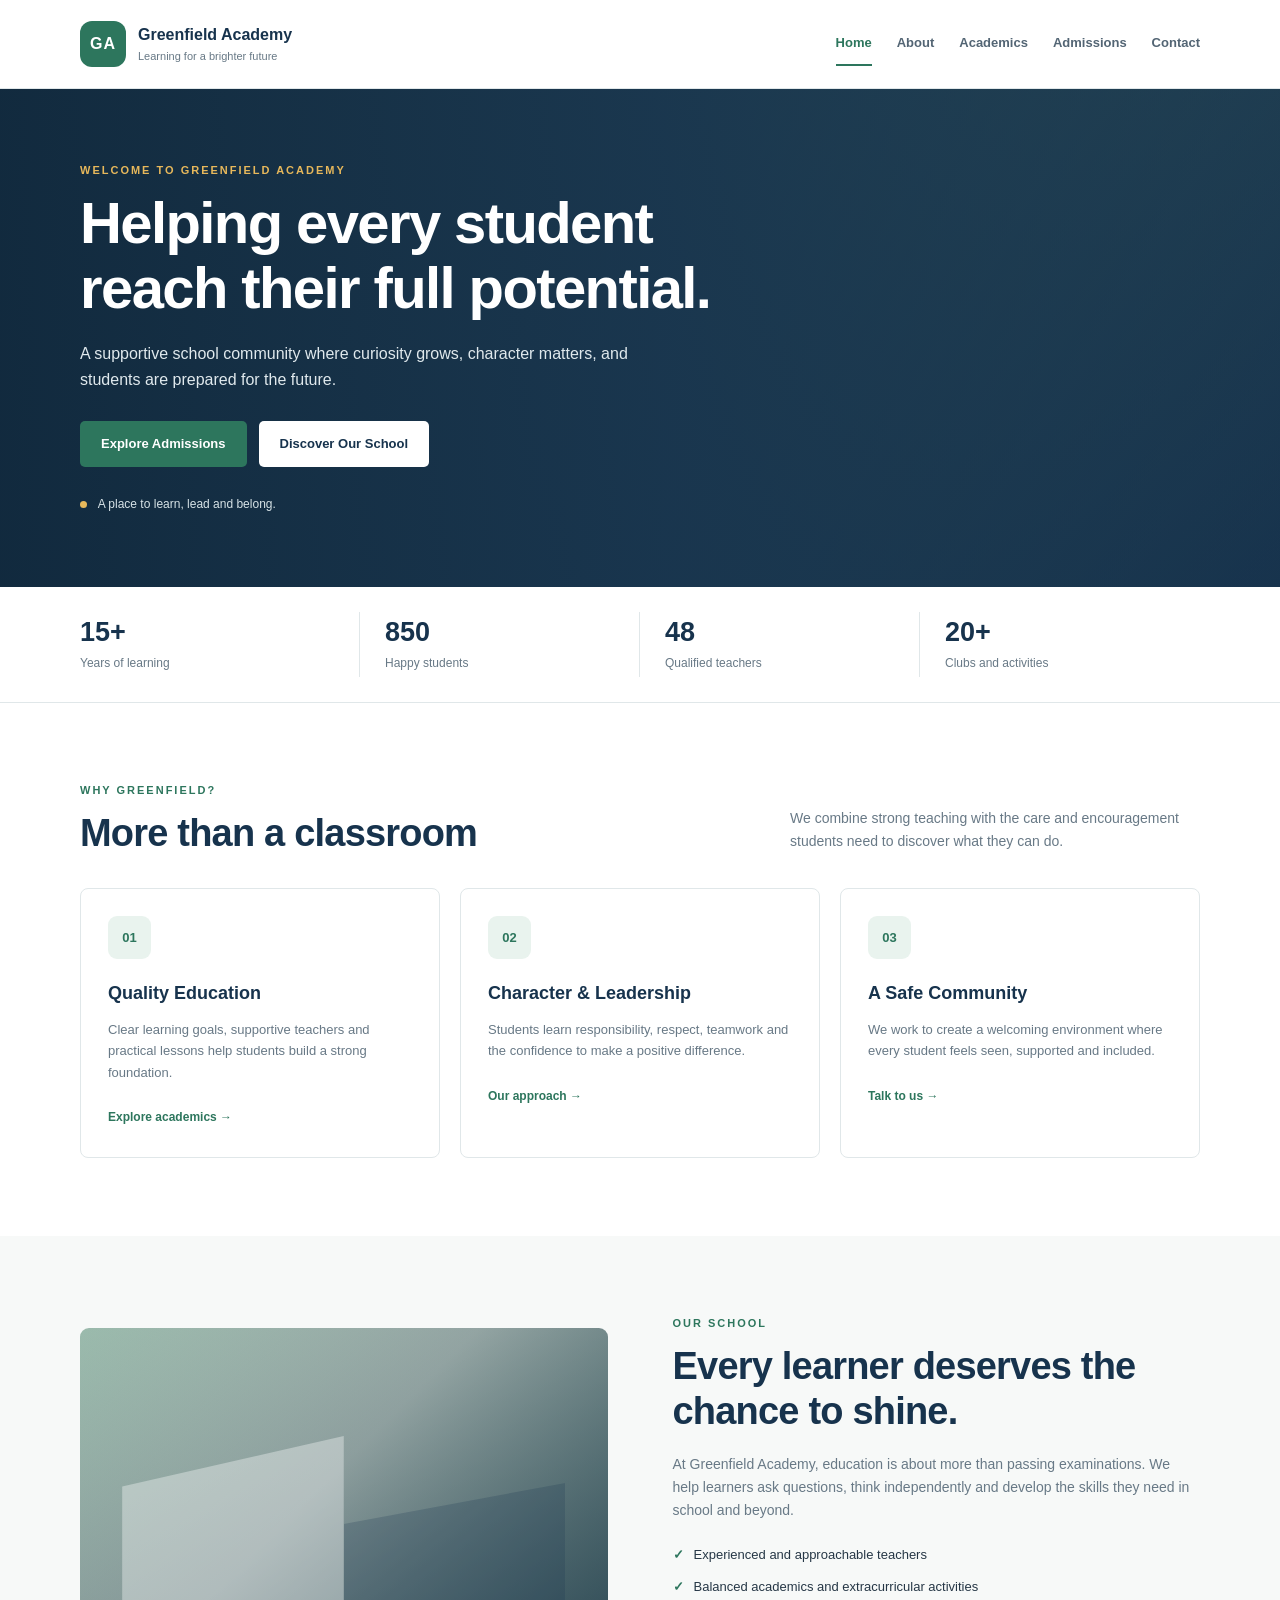
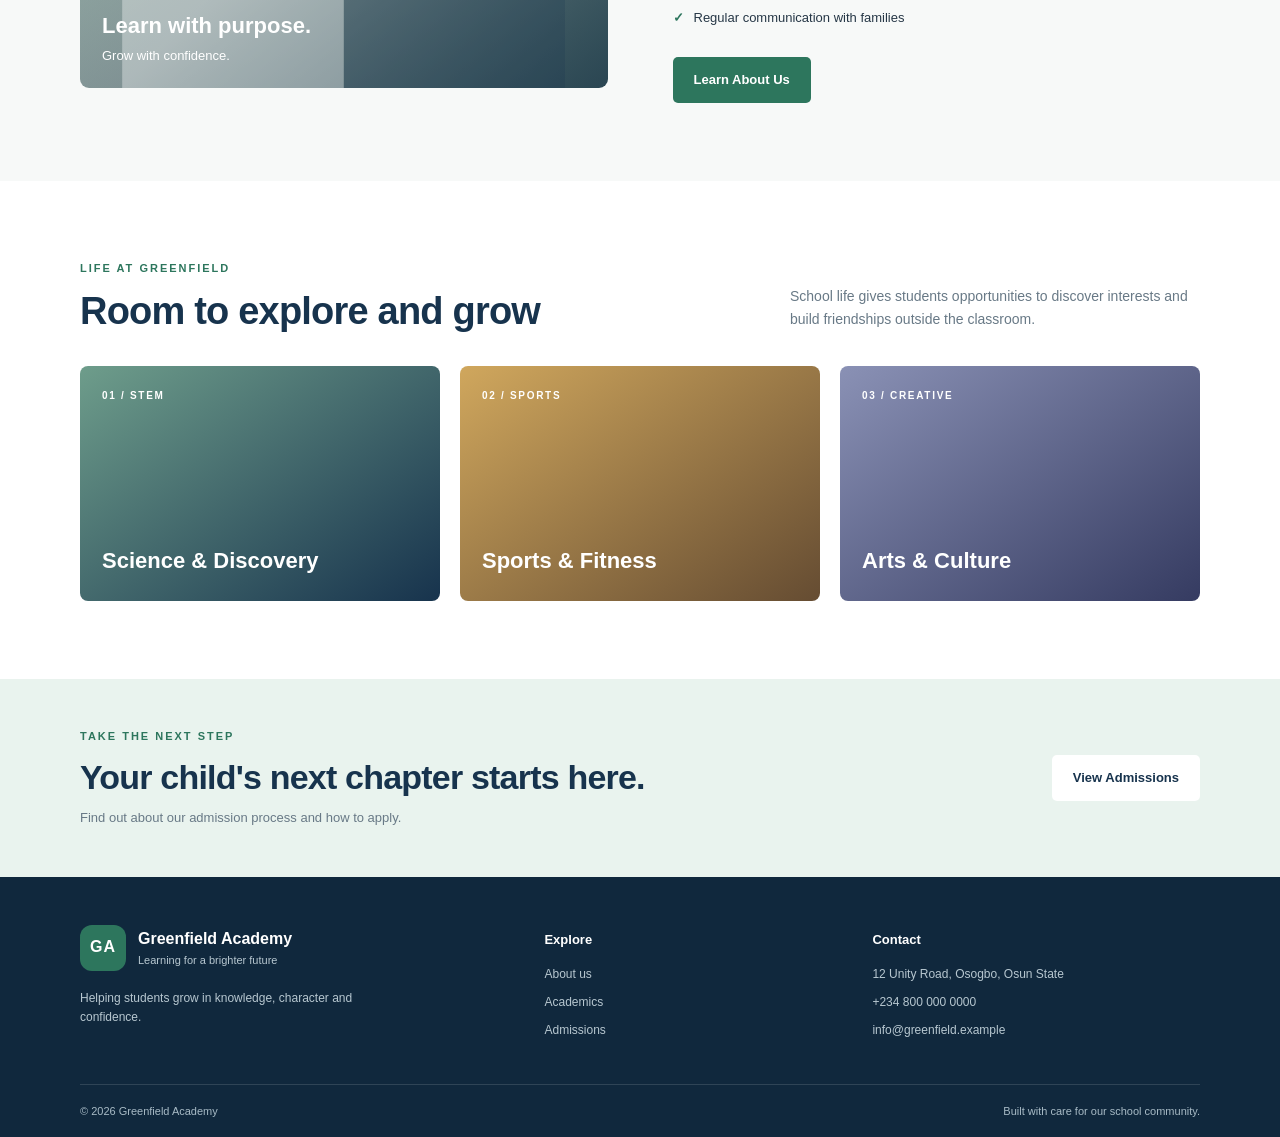
<file: junior_school_website/index.html>
<!DOCTYPE html>
<html lang="en">
<head>
    <meta charset="UTF-8">
    <meta name="viewport" content="width=device-width, initial-scale=1.0">
    <title>Greenfield Academy | Home</title>
    <style>
        /* Main styles are in css/style.css */
    </style>
    <link rel="stylesheet" href="css/style.css">
</head>
<body>
    <header class="site-header">
        <div class="container header-content">
            <a class="brand" href="index.html">
                <span class="brand-mark">GA</span>
                <span><strong>Greenfield Academy</strong><small>Learning for a brighter future</small></span>
            </a>
            <nav class="main-nav" aria-label="Main navigation">
                <a class="active" href="index.html">Home</a>
                <a href="pages/about.html">About</a>
                <a href="pages/academics.html">Academics</a>
                <a href="pages/admissions.html">Admissions</a>
                <a href="pages/contact.html">Contact</a>
            </nav>
        </div>
    </header>

    <main>
        <section class="hero">
            <div class="container hero-content">
                <p class="eyebrow">WELCOME TO GREENFIELD ACADEMY</p>
                <h1>Helping every student<br>reach their full potential.</h1>
                <p class="hero-text">A supportive school community where curiosity grows, character matters, and students are prepared for the future.</p>
                <div class="hero-actions">
                    <a class="button button-primary" href="pages/admissions.html">Explore Admissions</a>
                    <a class="button button-light" href="pages/about.html">Discover Our School</a>
                </div>
                <div class="hero-note"><span class="note-dot"></span> A place to learn, lead and belong.</div>
            </div>
        </section>

        <section class="quick-facts">
            <div class="container facts-grid">
                <div class="fact"><strong>15+</strong><span>Years of learning</span></div>
                <div class="fact"><strong>850</strong><span>Happy students</span></div>
                <div class="fact"><strong>48</strong><span>Qualified teachers</span></div>
                <div class="fact"><strong>20+</strong><span>Clubs and activities</span></div>
            </div>
        </section>

        <section class="section">
            <div class="container">
                <div class="section-heading">
                    <div><p class="eyebrow">WHY GREENFIELD?</p><h2>More than a classroom</h2></div>
                    <p>We combine strong teaching with the care and encouragement students need to discover what they can do.</p>
                </div>
                <div class="feature-grid">
                    <article class="feature-card">
                        <div class="feature-icon">01</div>
                        <h3>Quality Education</h3>
                        <p>Clear learning goals, supportive teachers and practical lessons help students build a strong foundation.</p>
                        <a href="pages/academics.html" class="text-link">Explore academics →</a>
                    </article>
                    <article class="feature-card">
                        <div class="feature-icon">02</div>
                        <h3>Character & Leadership</h3>
                        <p>Students learn responsibility, respect, teamwork and the confidence to make a positive difference.</p>
                        <a href="pages/about.html" class="text-link">Our approach →</a>
                    </article>
                    <article class="feature-card">
                        <div class="feature-icon">03</div>
                        <h3>A Safe Community</h3>
                        <p>We work to create a welcoming environment where every student feels seen, supported and included.</p>
                        <a href="pages/contact.html" class="text-link">Talk to us →</a>
                    </article>
                </div>
            </div>
        </section>

        <section class="section section-tint">
            <div class="container split-layout">
                <div class="school-photo" role="img" aria-label="Students learning together in a bright classroom">
                    <div class="photo-label"><strong>Learn with purpose.</strong><span>Grow with confidence.</span></div>
                </div>
                <div class="split-copy">
                    <p class="eyebrow">OUR SCHOOL</p>
                    <h2>Every learner deserves the chance to shine.</h2>
                    <p>At Greenfield Academy, education is about more than passing examinations. We help learners ask questions, think independently and develop the skills they need in school and beyond.</p>
                    <ul class="check-list">
                        <li>Experienced and approachable teachers</li>
                        <li>Balanced academics and extracurricular activities</li>
                        <li>Regular communication with families</li>
                    </ul>
                    <a class="button button-primary" href="pages/about.html">Learn About Us</a>
                </div>
            </div>
        </section>

        <section class="section">
            <div class="container">
                <div class="section-heading">
                    <div><p class="eyebrow">LIFE AT GREENFIELD</p><h2>Room to explore and grow</h2></div>
                    <p>School life gives students opportunities to discover interests and build friendships outside the classroom.</p>
                </div>
                <div class="activity-grid">
                    <article class="activity-card activity-science"><span>01 / STEM</span><h3>Science & Discovery</h3></article>
                    <article class="activity-card activity-sport"><span>02 / SPORTS</span><h3>Sports & Fitness</h3></article>
                    <article class="activity-card activity-arts"><span>03 / CREATIVE</span><h3>Arts & Culture</h3></article>
                </div>
            </div>
        </section>

        <section class="admissions-banner">
            <div class="container banner-content">
                <div><p class="eyebrow">TAKE THE NEXT STEP</p><h2>Your child's next chapter starts here.</h2><p>Find out about our admission process and how to apply.</p></div>
                <a href="pages/admissions.html" class="button button-light">View Admissions</a>
            </div>
        </section>
    </main>

    <footer class="site-footer">
        <div class="container footer-grid">
            <div class="footer-brand"><a class="brand brand-footer" href="index.html"><span class="brand-mark">GA</span><span><strong>Greenfield Academy</strong><small>Learning for a brighter future</small></span></a><p>Helping students grow in knowledge, character and confidence.</p></div>
            <div><h4>Explore</h4><a href="pages/about.html">About us</a><a href="pages/academics.html">Academics</a><a href="pages/admissions.html">Admissions</a></div>
            <div><h4>Contact</h4><p>12 Unity Road, Osogbo, Osun State</p><p>+234 800 000 0000</p><p>info@greenfield.example</p></div>
        </div>
        <div class="container footer-bottom"><span>© 2026 Greenfield Academy</span><span>Built with care for our school community.</span></div>
    </footer>
</body>
</html>
</file>
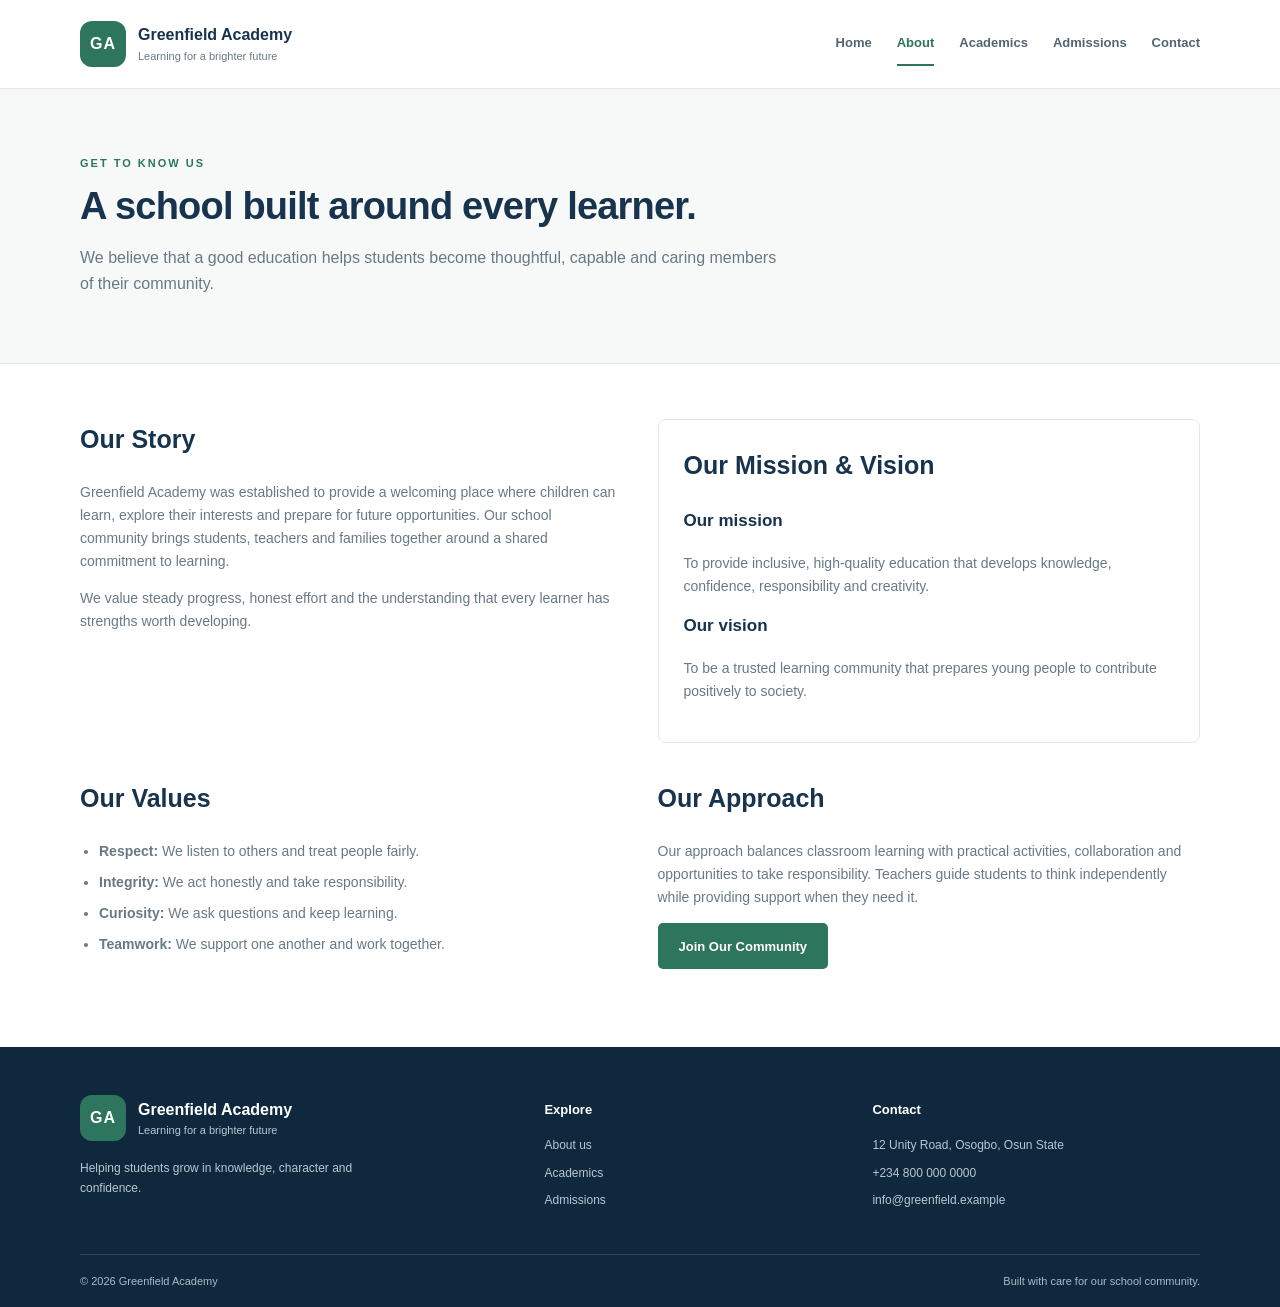
<file: junior_school_website/pages/about.html>
<!DOCTYPE html>
<html lang="en">
<head>
    <meta charset="UTF-8">
    <meta name="viewport" content="width=device-width, initial-scale=1.0">
    <title>About Us | Greenfield Academy</title>
    <link rel="stylesheet" href="../css/style.css">
</head>
<body>
<header class="site-header"><div class="container header-content">
    <a class="brand" href="../index.html"><span class="brand-mark">GA</span><span><strong>Greenfield Academy</strong><small>Learning for a brighter future</small></span></a>
    <nav class="main-nav" aria-label="Main navigation"><a href="../index.html">Home</a><a class="active" href="about.html">About</a><a href="academics.html">Academics</a><a href="admissions.html">Admissions</a><a href="contact.html">Contact</a></nav>
</div></header>
<main>
<section class="page-intro"><div class="container"><p class="eyebrow">GET TO KNOW US</p><h1>A school built around every learner.</h1><p>We believe that a good education helps students become thoughtful, capable and caring members of their community.</p></div></section>
<section class="content-section"><div class="container content-grid">
    <div><h2>Our Story</h2><p>Greenfield Academy was established to provide a welcoming place where children can learn, explore their interests and prepare for future opportunities. Our school community brings students, teachers and families together around a shared commitment to learning.</p><p>We value steady progress, honest effort and the understanding that every learner has strengths worth developing.</p></div>
    <div class="info-panel"><h2>Our Mission & Vision</h2><h3>Our mission</h3><p>To provide inclusive, high-quality education that develops knowledge, confidence, responsibility and creativity.</p><h3>Our vision</h3><p>To be a trusted learning community that prepares young people to contribute positively to society.</p></div>
    <div><h2>Our Values</h2><ul class="simple-list"><li><strong>Respect:</strong> We listen to others and treat people fairly.</li><li><strong>Integrity:</strong> We act honestly and take responsibility.</li><li><strong>Curiosity:</strong> We ask questions and keep learning.</li><li><strong>Teamwork:</strong> We support one another and work together.</li></ul></div>
    <div><h2>Our Approach</h2><p>Our approach balances classroom learning with practical activities, collaboration and opportunities to take responsibility. Teachers guide students to think independently while providing support when they need it.</p><a class="button button-primary" href="admissions.html">Join Our Community</a></div>
</div></section>
</main>
<footer class="site-footer"><div class="container footer-grid"><div class="footer-brand"><a class="brand brand-footer" href="../index.html"><span class="brand-mark">GA</span><span><strong>Greenfield Academy</strong><small>Learning for a brighter future</small></span></a><p>Helping students grow in knowledge, character and confidence.</p></div><div><h4>Explore</h4><a href="about.html">About us</a><a href="academics.html">Academics</a><a href="admissions.html">Admissions</a></div><div><h4>Contact</h4><p>12 Unity Road, Osogbo, Osun State</p><p>+234 800 000 0000</p><p>info@greenfield.example</p></div></div><div class="container footer-bottom"><span>© 2026 Greenfield Academy</span><span>Built with care for our school community.</span></div></footer>
</body></html>
</file>
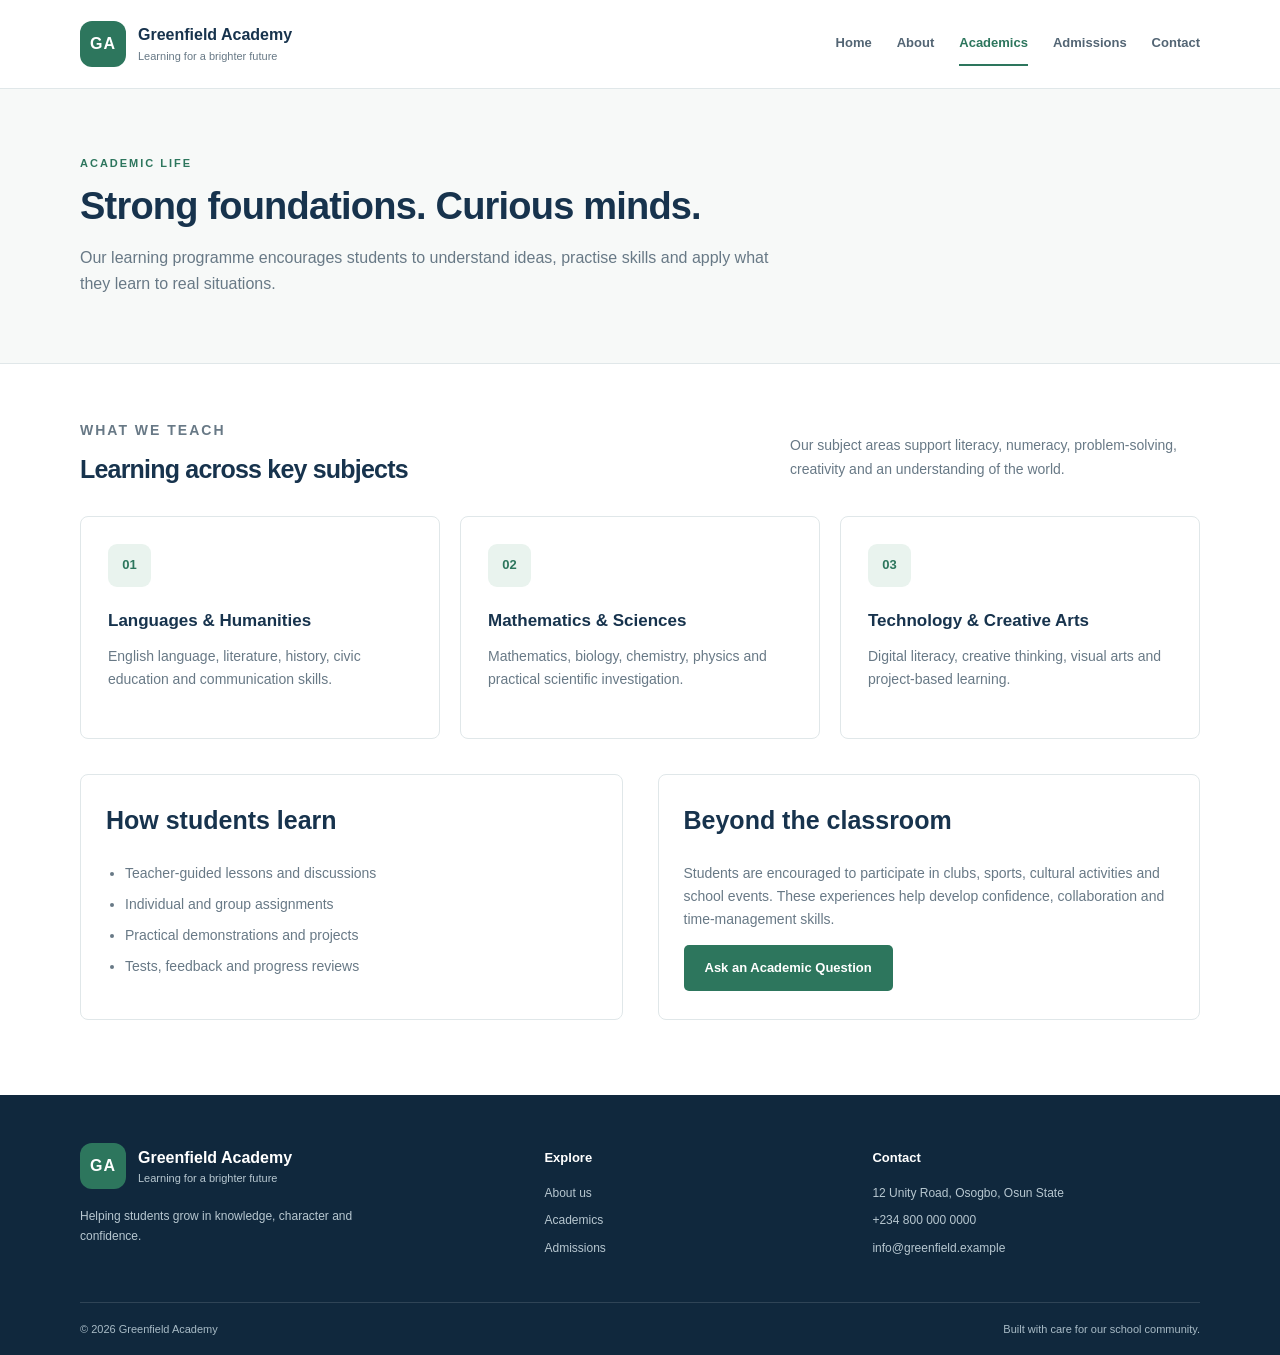
<file: junior_school_website/pages/academics.html>
<!DOCTYPE html>
<html lang="en">
<head><meta charset="UTF-8"><meta name="viewport" content="width=device-width, initial-scale=1.0"><title>Academics | Greenfield Academy</title><link rel="stylesheet" href="../css/style.css"></head>
<body>
<header class="site-header"><div class="container header-content"><a class="brand" href="../index.html"><span class="brand-mark">GA</span><span><strong>Greenfield Academy</strong><small>Learning for a brighter future</small></span></a><nav class="main-nav" aria-label="Main navigation"><a href="../index.html">Home</a><a href="about.html">About</a><a class="active" href="academics.html">Academics</a><a href="admissions.html">Admissions</a><a href="contact.html">Contact</a></nav></div></header>
<main><section class="page-intro"><div class="container"><p class="eyebrow">ACADEMIC LIFE</p><h1>Strong foundations. Curious minds.</h1><p>Our learning programme encourages students to understand ideas, practise skills and apply what they learn to real situations.</p></div></section>
<section class="content-section"><div class="container"><div class="section-heading"><div><p class="eyebrow">WHAT WE TEACH</p><h2>Learning across key subjects</h2></div><p>Our subject areas support literacy, numeracy, problem-solving, creativity and an understanding of the world.</p></div><div class="feature-grid">
<article class="feature-card"><div class="feature-icon">01</div><h3>Languages & Humanities</h3><p>English language, literature, history, civic education and communication skills.</p></article>
<article class="feature-card"><div class="feature-icon">02</div><h3>Mathematics & Sciences</h3><p>Mathematics, biology, chemistry, physics and practical scientific investigation.</p></article>
<article class="feature-card"><div class="feature-icon">03</div><h3>Technology & Creative Arts</h3><p>Digital literacy, creative thinking, visual arts and project-based learning.</p></article>
</div><div class="content-grid" style="margin-top:35px"><div class="info-panel"><h2>How students learn</h2><ul class="simple-list"><li>Teacher-guided lessons and discussions</li><li>Individual and group assignments</li><li>Practical demonstrations and projects</li><li>Tests, feedback and progress reviews</li></ul></div><div class="info-panel"><h2>Beyond the classroom</h2><p>Students are encouraged to participate in clubs, sports, cultural activities and school events. These experiences help develop confidence, collaboration and time-management skills.</p><a class="button button-primary" href="contact.html">Ask an Academic Question</a></div></div></div></section></main>
<footer class="site-footer"><div class="container footer-grid"><div class="footer-brand"><a class="brand brand-footer" href="../index.html"><span class="brand-mark">GA</span><span><strong>Greenfield Academy</strong><small>Learning for a brighter future</small></span></a><p>Helping students grow in knowledge, character and confidence.</p></div><div><h4>Explore</h4><a href="about.html">About us</a><a href="academics.html">Academics</a><a href="admissions.html">Admissions</a></div><div><h4>Contact</h4><p>12 Unity Road, Osogbo, Osun State</p><p>+234 800 000 0000</p><p>info@greenfield.example</p></div></div><div class="container footer-bottom"><span>© 2026 Greenfield Academy</span><span>Built with care for our school community.</span></div></footer>
</body></html>
</file>
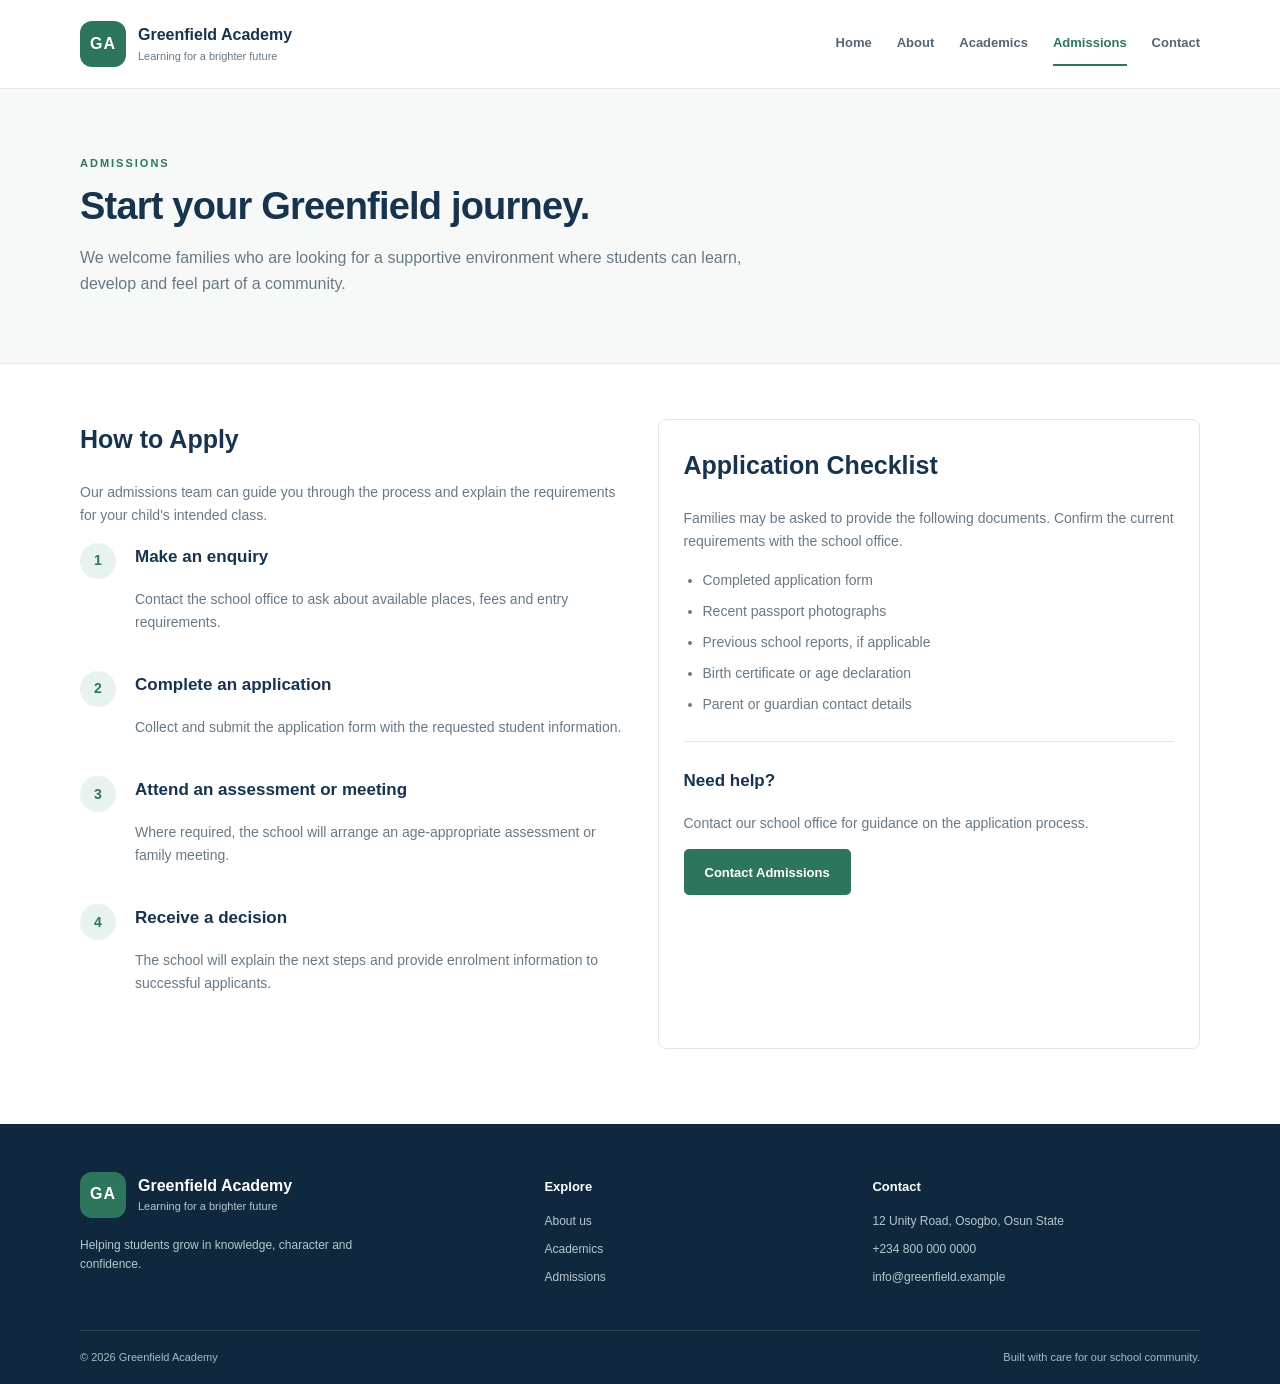
<file: junior_school_website/pages/admissions.html>
<!DOCTYPE html>
<html lang="en">
<head><meta charset="UTF-8"><meta name="viewport" content="width=device-width, initial-scale=1.0"><title>Admissions | Greenfield Academy</title><link rel="stylesheet" href="../css/style.css"></head>
<body>
<header class="site-header"><div class="container header-content"><a class="brand" href="../index.html"><span class="brand-mark">GA</span><span><strong>Greenfield Academy</strong><small>Learning for a brighter future</small></span></a><nav class="main-nav" aria-label="Main navigation"><a href="../index.html">Home</a><a href="about.html">About</a><a href="academics.html">Academics</a><a class="active" href="admissions.html">Admissions</a><a href="contact.html">Contact</a></nav></div></header>
<main><section class="page-intro"><div class="container"><p class="eyebrow">ADMISSIONS</p><h1>Start your Greenfield journey.</h1><p>We welcome families who are looking for a supportive environment where students can learn, develop and feel part of a community.</p></div></section>
<section class="content-section"><div class="container content-grid"><div><h2>How to Apply</h2><p>Our admissions team can guide you through the process and explain the requirements for your child's intended class.</p><ol class="admission-steps"><li><h3>Make an enquiry</h3><p>Contact the school office to ask about available places, fees and entry requirements.</p></li><li><h3>Complete an application</h3><p>Collect and submit the application form with the requested student information.</p></li><li><h3>Attend an assessment or meeting</h3><p>Where required, the school will arrange an age-appropriate assessment or family meeting.</p></li><li><h3>Receive a decision</h3><p>The school will explain the next steps and provide enrolment information to successful applicants.</p></li></ol></div><aside class="info-panel"><h2>Application Checklist</h2><p>Families may be asked to provide the following documents. Confirm the current requirements with the school office.</p><ul class="simple-list"><li>Completed application form</li><li>Recent passport photographs</li><li>Previous school reports, if applicable</li><li>Birth certificate or age declaration</li><li>Parent or guardian contact details</li></ul><hr style="border:0;border-top:1px solid #e0e7e9;margin:25px 0"><h3>Need help?</h3><p>Contact our school office for guidance on the application process.</p><a class="button button-primary" href="contact.html">Contact Admissions</a></aside></div></section></main>
<footer class="site-footer"><div class="container footer-grid"><div class="footer-brand"><a class="brand brand-footer" href="../index.html"><span class="brand-mark">GA</span><span><strong>Greenfield Academy</strong><small>Learning for a brighter future</small></span></a><p>Helping students grow in knowledge, character and confidence.</p></div><div><h4>Explore</h4><a href="about.html">About us</a><a href="academics.html">Academics</a><a href="admissions.html">Admissions</a></div><div><h4>Contact</h4><p>12 Unity Road, Osogbo, Osun State</p><p>+234 800 000 0000</p><p>info@greenfield.example</p></div></div><div class="container footer-bottom"><span>© 2026 Greenfield Academy</span><span>Built with care for our school community.</span></div></footer>
</body></html>
</file>
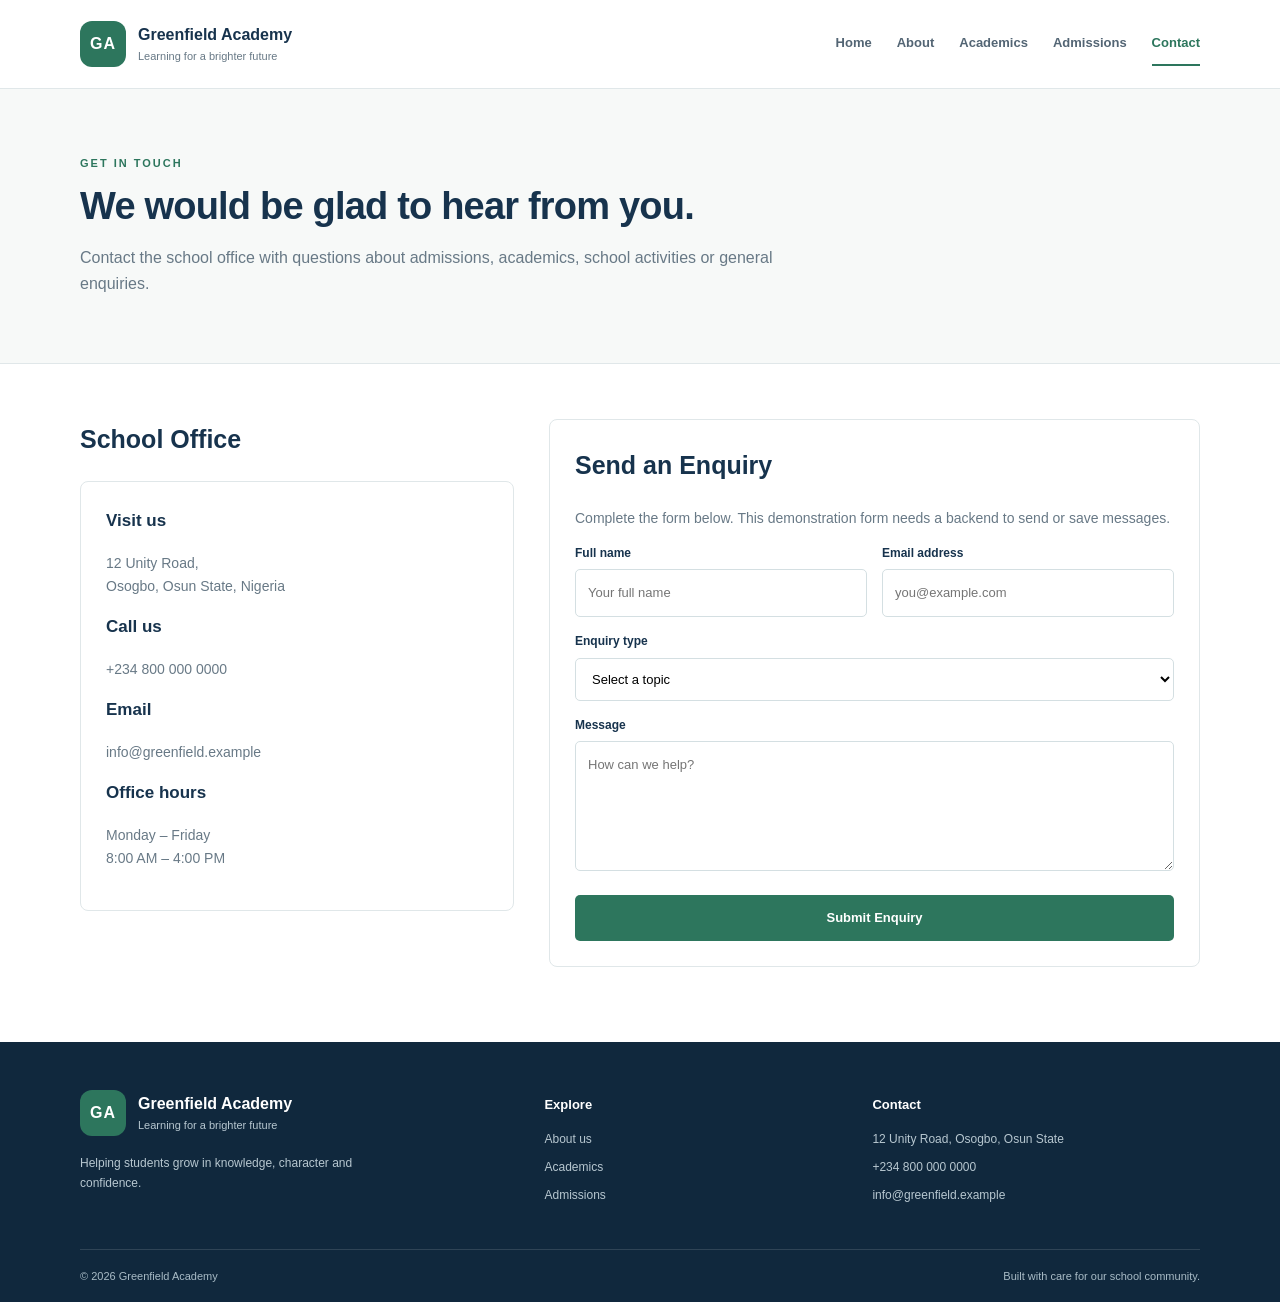
<file: junior_school_website/pages/contact.html>
<!DOCTYPE html>
<html lang="en">
<head><meta charset="UTF-8"><meta name="viewport" content="width=device-width, initial-scale=1.0"><title>Contact | Greenfield Academy</title><link rel="stylesheet" href="../css/style.css"></head>
<body>
<header class="site-header"><div class="container header-content"><a class="brand" href="../index.html"><span class="brand-mark">GA</span><span><strong>Greenfield Academy</strong><small>Learning for a brighter future</small></span></a><nav class="main-nav" aria-label="Main navigation"><a href="../index.html">Home</a><a href="about.html">About</a><a href="academics.html">Academics</a><a href="admissions.html">Admissions</a><a class="active" href="contact.html">Contact</a></nav></div></header>
<main><section class="page-intro"><div class="container"><p class="eyebrow">GET IN TOUCH</p><h1>We would be glad to hear from you.</h1><p>Contact the school office with questions about admissions, academics, school activities or general enquiries.</p></div></section>
<section class="content-section"><div class="container contact-layout"><div class="contact-details"><h2>School Office</h2><div class="info-panel"><h3>Visit us</h3><p>12 Unity Road,<br>Osogbo, Osun State, Nigeria</p><h3>Call us</h3><p>+234 800 000 0000</p><h3>Email</h3><p>info@greenfield.example</p><h3>Office hours</h3><p>Monday – Friday<br>8:00 AM – 4:00 PM</p></div></div>
<div class="info-panel"><h2>Send an Enquiry</h2><p>Complete the form below. This demonstration form needs a backend to send or save messages.</p><form class="contact-form" action="#" method="post"><div class="form-row"><div><label for="fullname">Full name</label><input id="fullname" name="fullname" type="text" placeholder="Your full name" required></div><div><label for="email">Email address</label><input id="email" name="email" type="email" placeholder="you@example.com" required></div></div><div><label for="topic">Enquiry type</label><select id="topic" name="topic" required><option value="">Select a topic</option><option>Admissions</option><option>Academics</option><option>School activities</option><option>Other</option></select></div><div><label for="message">Message</label><textarea id="message" name="message" placeholder="How can we help?" required></textarea></div><button class="button button-primary" type="submit">Submit Enquiry</button></form></div></div></section></main>
<footer class="site-footer"><div class="container footer-grid"><div class="footer-brand"><a class="brand brand-footer" href="../index.html"><span class="brand-mark">GA</span><span><strong>Greenfield Academy</strong><small>Learning for a brighter future</small></span></a><p>Helping students grow in knowledge, character and confidence.</p></div><div><h4>Explore</h4><a href="about.html">About us</a><a href="academics.html">Academics</a><a href="admissions.html">Admissions</a></div><div><h4>Contact</h4><p>12 Unity Road, Osogbo, Osun State</p><p>+234 800 000 0000</p><p>info@greenfield.example</p></div></div><div class="container footer-bottom"><span>© 2026 Greenfield Academy</span><span>Built with care for our school community.</span></div></footer>
</body></html>
</file>
<file: junior_school_website/css/style.css>
:root {
    --navy: #17334d;
    --navy-dark: #10283d;
    --green: #2d765d;
    --green-light: #e9f3ee;
    --gold: #e7b85b;
    --text: #263746;
    --muted: #687986;
    --line: #e0e7e9;
    --surface: #ffffff;
    --background: #f7f9f8;
}
*{
     box-sizing: border-box;
}
html{
    scroll-behavior: smooth; 
}
body{ 
    margin: 0; 
    font-family: Arial, Helvetica, sans-serif; 
    color: var(--text); 
    line-height: 1.65; 
    background: var(--surface); 
}
a{ 
    color: inherit; 
    text-decoration: none; 
}
.container{ 
    width: min(1120px, calc(100% - 40px)); 
    margin: 0 auto; 
}
.site-header{ 
    background: #fff; 
    border-bottom: 1px solid var(--line);
}
.header-content{
    min-height: 88px; 
    display: flex;
    align-items: center; 
    justify-content: space-between; 
    gap: 30px; 
}
.brand{
    display: inline-flex; 
    align-items: center; 
    gap: 12px; 
    color: var(--navy); 
}
.brand-mark{ 
    display: grid; 
    place-items: center; 
    width: 46px; 
    height: 46px; 
    border-radius: 12px; 
    background: var(--green); 
    color: #fff; 
    font-size: 16px; 
    font-weight: 800; 
    letter-spacing: 1px; 
}
.brand strong, .brand small{
    display: block; 
    line-height: 1.35; 
}
.brand strong{ 
    font-size: 16px; 
}
.brand small{ 
    color: var(--muted); 
    font-size: 11px; 
    margin-top: 3px; 
}
.main-nav{
    display: flex; 
    flex-wrap: wrap; 
    align-items: center; 
    gap: 25px; 
}
.main-nav a { color: #536574; font-size: 13px; font-weight: 700; padding: 10px 0; border-bottom: 2px solid transparent; }
.main-nav a:hover, .main-nav a.active { color: var(--green); border-bottom-color: var(--green); }
.hero { min-height: 490px; display: flex; align-items: center; color: #fff; background: linear-gradient(90deg, rgba(16,40,61,.97) 0%, rgba(23,51,77,.89) 52%, rgba(23,51,77,.42) 100%), linear-gradient(135deg, #456f65, #17334d); }
.hero-content { padding-top: 72px; padding-bottom: 72px; }
.eyebrow { color: var(--green); font-size: 11px; font-weight: 800; letter-spacing: 2px; margin: 0 0 12px; }
.hero .eyebrow { color: var(--gold); }
h1, h2, h3, p { margin-top: 0; }
h1 { max-width: 690px; font-size: clamp(36px, 5vw, 58px); line-height: 1.12; letter-spacing: -1.6px; margin-bottom: 20px; }
.hero-text { max-width: 550px; color: #e0e9ed; font-size: 16px; margin-bottom: 27px; }
.hero-actions { display: flex; flex-wrap: wrap; gap: 12px; }
.button { display: inline-flex; align-items: center; justify-content: center; min-height: 46px; padding: 0 20px; border-radius: 5px; font-size: 13px; font-weight: 700; border: 1px solid transparent; transition: transform .2s, background .2s; }
.button:hover { transform: translateY(-2px); }
.button-primary { background: var(--green); color: #fff; }
.button-primary:hover { background: #245e4a; }
.button-light { background: #fff; color: var(--navy); }
.button-light:hover { background: #f0f3f4; }
.hero-note { margin-top: 28px; color: #d7e3e7; font-size: 12px; }
.note-dot { display: inline-block; width: 7px; height: 7px; border-radius: 50%; background: var(--gold); margin-right: 8px; }
.quick-facts { background: #fff; border-bottom: 1px solid var(--line); }
.facts-grid { display: grid; grid-template-columns: repeat(4, 1fr); padding-top: 25px; padding-bottom: 25px; }
.fact { padding: 3px 25px; border-right: 1px solid var(--line); }
.fact:first-child { padding-left: 0; }
.fact:last-child { border: 0; }
.fact strong, .fact span { display: block; }
.fact strong { color: var(--navy); font-size: 27px; line-height: 1.3; }
.fact span { color: var(--muted); font-size: 12px; margin-top: 4px; }
.section { padding: 78px 0; }
.section-tint { background: var(--background); }
.section-heading { display: flex; align-items: end; justify-content: space-between; gap: 30px; margin-bottom: 32px; }
.section-heading h2, .split-copy h2, .banner-content h2, .page-intro h1 { color: var(--navy); font-size: clamp(28px, 3vw, 38px); line-height: 1.2; letter-spacing: -.8px; margin-bottom: 0; }
.section-heading > p { max-width: 410px; color: var(--muted); font-size: 14px; margin-bottom: 3px; }
.feature-grid { display: grid; grid-template-columns: repeat(3, 1fr); gap: 20px; }
.feature-card { border: 1px solid var(--line); border-radius: 8px; padding: 27px; background: #fff; transition: box-shadow .2s, transform .2s; }
.feature-card:hover { transform: translateY(-4px); box-shadow: 0 12px 28px rgba(23,51,77,.08); }
.feature-icon { display: grid; place-items: center; width: 43px; height: 43px; border-radius: 9px; background: var(--green-light); color: var(--green); font-size: 13px; font-weight: 800; margin-bottom: 20px; }
.feature-card h3 { color: var(--navy); font-size: 18px; margin-bottom: 10px; }
.feature-card p { color: var(--muted); font-size: 13px; margin-bottom: 20px; }
.text-link { color: var(--green); font-size: 12px; font-weight: 800; }
.split-layout { display: grid; grid-template-columns: 1fr 1fr; align-items: center; gap: 65px; }
.school-photo { position: relative; min-height: 360px; border-radius: 9px; overflow: hidden; background: linear-gradient(145deg, rgba(24,64,66,.1), rgba(16,40,61,.75)), linear-gradient(135deg, #a9c8b8 0%, #d9e5d9 45%, #789e91 100%); }
.school-photo::before, .school-photo::after { content: ""; position: absolute; bottom: 0; width: 42%; height: 70%; background: rgba(255,255,255,.35); clip-path: polygon(0 20%, 100% 0, 100% 100%, 0 100%); }
.school-photo::before { left: 8%; }
.school-photo::after { right: 8%; height: 57%; background: rgba(23,51,77,.22); }
.photo-label { position: absolute; z-index: 1; left: 22px; bottom: 22px; color: #fff; }
.photo-label strong, .photo-label span { display: block; }
.photo-label strong { font-size: 22px; }
.photo-label span { font-size: 13px; }
.split-copy h2 { margin-bottom: 18px; }
.split-copy > p:not(.eyebrow) { color: var(--muted); font-size: 14px; }
.check-list { list-style: none; padding: 0; margin: 22px 0 28px; }
.check-list li { margin: 10px 0; font-size: 13px; }
.check-list li::before { content: "✓"; color: var(--green); font-weight: 800; margin-right: 10px; }
.activity-grid { display: grid; grid-template-columns: repeat(3, 1fr); gap: 20px; }
.activity-card { min-height: 235px; border-radius: 8px; padding: 22px; display: flex; flex-direction: column; justify-content: space-between; color: #fff; background: linear-gradient(145deg, #6e9d8b, #17334d); }
.activity-card span { font-size: 10px; font-weight: 800; letter-spacing: 1.7px; }
.activity-card h3 { font-size: 22px; margin: 0; }
.activity-sport { background: linear-gradient(145deg, #d0a75d, #654c32); }
.activity-arts { background: linear-gradient(145deg, #8a91b5, #353b61); }
.admissions-banner { background: var(--green-light); padding: 48px 0; }
.banner-content { display: flex; justify-content: space-between; align-items: center; gap: 25px; }
.banner-content h2 { font-size: clamp(25px, 3vw, 34px); margin-bottom: 9px; }
.banner-content p:not(.eyebrow) { color: var(--muted); margin-bottom: 0; font-size: 13px; }
.site-footer { background: var(--navy-dark); color: #d2dde3; padding-top: 48px; }
.footer-grid { display: grid; grid-template-columns: 1.5fr 1fr 1.2fr; gap: 55px; padding-bottom: 35px; }
.brand-footer { color: #fff; }
.brand-footer small { color: #b7c7d0; }
.footer-brand > p { max-width: 300px; color: #b7c7d0; font-size: 12px; margin-top: 18px; }
.site-footer h4 { color: #fff; font-size: 13px; margin: 4px 0 15px; }
.site-footer a:not(.brand) { display: block; color: #b7c7d0; font-size: 12px; margin: 8px 0; }
.site-footer a:hover { color: #fff; }
.site-footer p { color: #b7c7d0; font-size: 12px; margin-bottom: 8px; }
.footer-bottom { display: flex; justify-content: space-between; gap: 20px; border-top: 1px solid rgba(255,255,255,.13); padding-top: 17px; padding-bottom: 17px; color: #a8bbc6; font-size: 11px; }
.page-intro { background: var(--background); padding: 65px 0; border-bottom: 1px solid var(--line); }
.page-intro h1 { max-width: 760px; margin-bottom: 15px; }
.page-intro p:not(.eyebrow) { max-width: 700px; color: var(--muted); margin-bottom: 0; }
.content-section { padding: 55px 0 75px; }
.content-section h2 { color: var(--navy); font-size: 25px; }
.content-section h3 { color: var(--navy); font-size: 17px; }
.content-section p, .content-section li { color: var(--muted); font-size: 14px; }
.content-grid { display: grid; grid-template-columns: 1fr 1fr; gap: 35px; }
.info-panel { border: 1px solid var(--line); border-radius: 8px; padding: 25px; background: #fff; }
.simple-list { padding-left: 19px; }
.simple-list li { margin-bottom: 8px; }
.admission-steps { counter-reset: step; list-style: none; padding: 0; }
.admission-steps li { position: relative; padding: 0 0 23px 55px; }
.admission-steps li::before { counter-increment: step; content: counter(step); position: absolute; left: 0; top: 0; display: grid; place-items: center; width: 36px; height: 36px; border-radius: 50%; color: var(--green); background: var(--green-light); font-weight: 800; }
.contact-layout { display: grid; grid-template-columns: .8fr 1.2fr; gap: 35px; }
.contact-details p { margin-bottom: 15px; }
.contact-form { display: grid; gap: 15px; }
.form-row { display: grid; grid-template-columns: 1fr 1fr; gap: 15px; }
.contact-form label { display: block; color: var(--navy); font-size: 12px; font-weight: 700; margin-bottom: 6px; }
.contact-form input, .contact-form select, .contact-form textarea { width: 100%; padding: 12px; border: 1px solid #d4dfe2; border-radius: 5px; font: inherit; font-size: 13px; background: #fff; }
.contact-form textarea { min-height: 130px; resize: vertical; }
@media (max-width: 850px) {
    .header-content { align-items: flex-start; flex-direction: column; padding-top: 18px; padding-bottom: 15px; gap: 12px; }
    .main-nav { gap: 18px; }
    .section-heading { align-items: flex-start; flex-direction: column; gap: 12px; }
    .split-layout { gap: 35px; }
    .footer-grid { gap: 28px; }
}
@media (max-width: 620px) {
    .container { width: min(100% - 30px, 1120px); }
    .main-nav { gap: 7px 15px; }
    .main-nav a { font-size: 12px; }
    .hero { min-height: 440px; }
    .hero-content { padding-top: 55px; padding-bottom: 55px; }
    .facts-grid { grid-template-columns: repeat(2, 1fr); gap: 20px 0; }
    .fact { padding: 0 14px; }
    .fact:nth-child(2) { border-right: 0; }
    .fact:nth-child(3) { padding-left: 0; }
    .section { padding: 55px 0; }
    .feature-grid, .activity-grid, .split-layout, .content-grid, .contact-layout, .footer-grid { grid-template-columns: 1fr; }
    .school-photo { min-height: 270px; }
    .banner-content { align-items: flex-start; flex-direction: column; }
    .footer-grid { gap: 25px; }
    .footer-bottom { flex-direction: column; gap: 5px; }
    .form-row { grid-template-columns: 1fr; }
}
</file>
